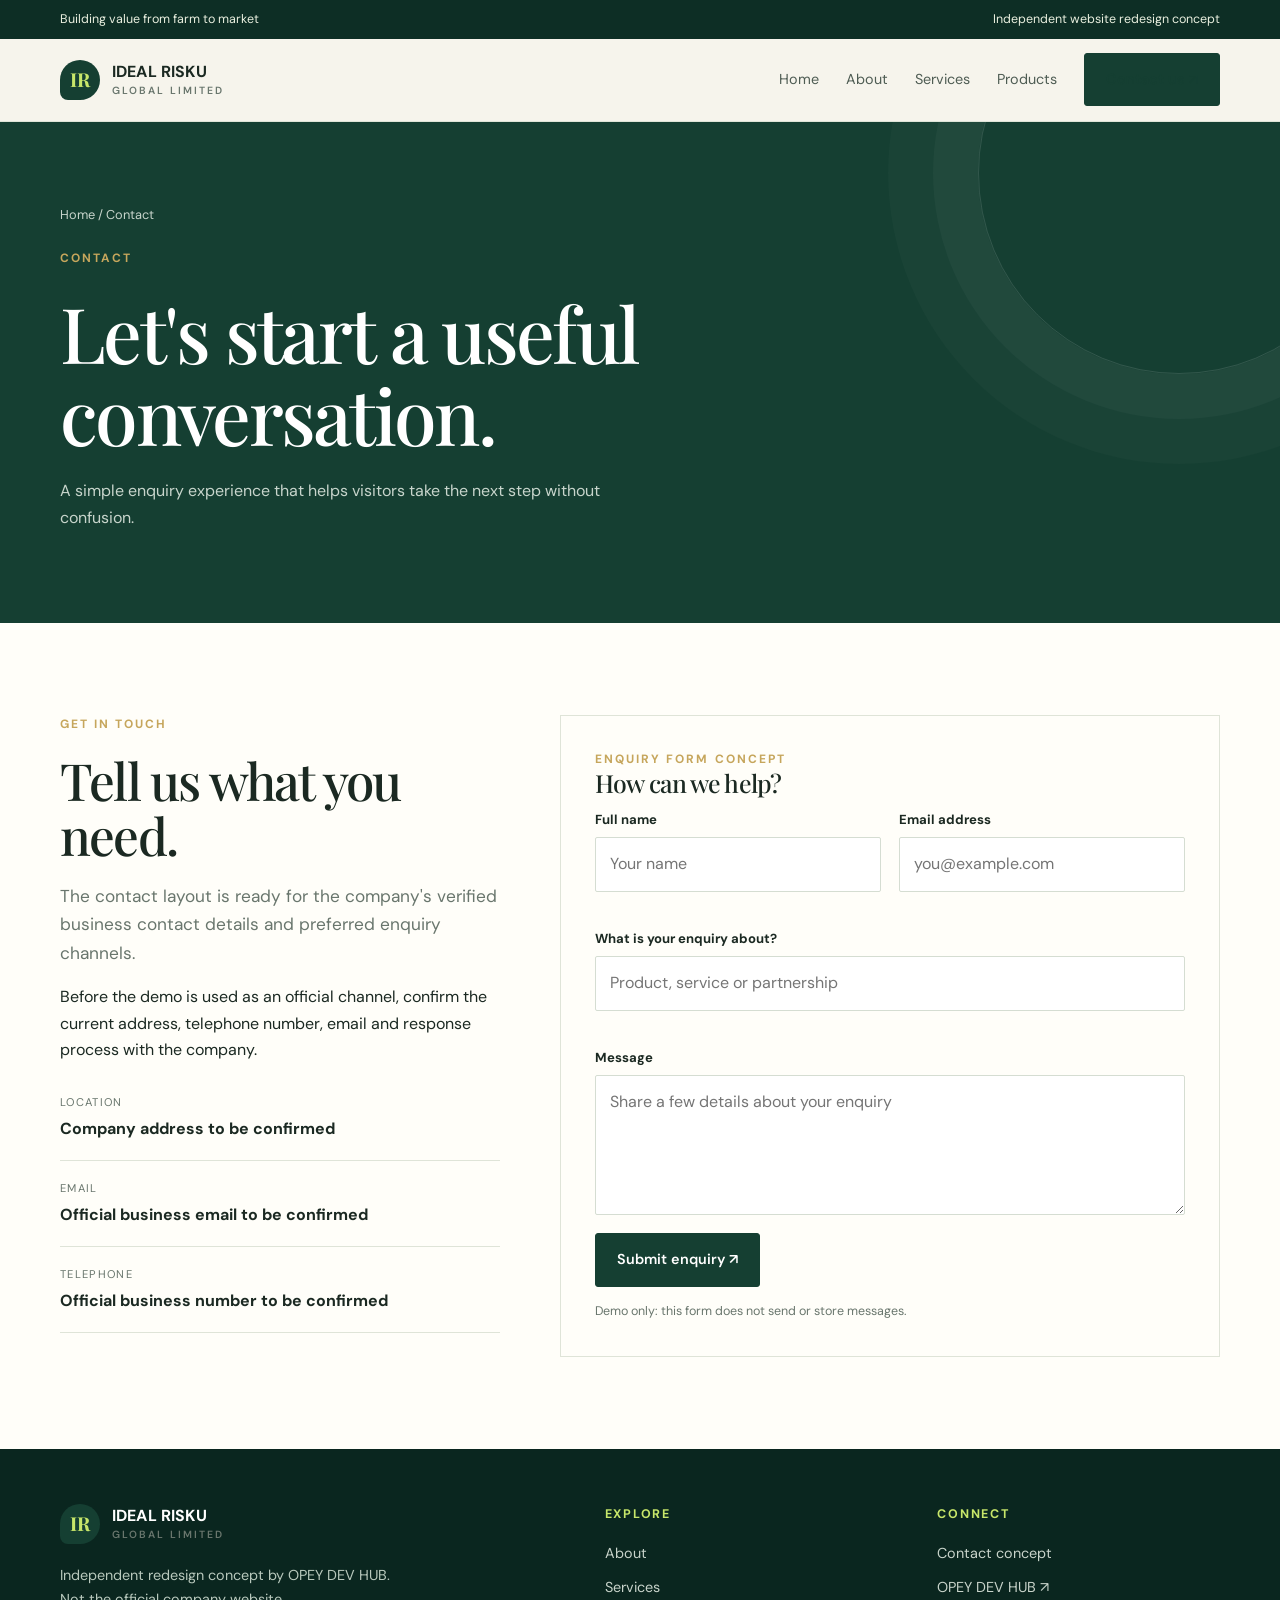
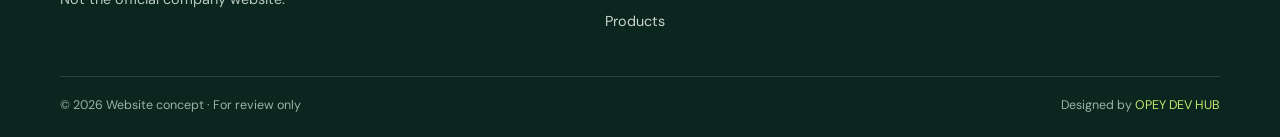
<file: contact.html>
<!doctype html><html lang="en"><head><meta charset="utf-8"><meta name="viewport" content="width=device-width,initial-scale=1"><meta name="description" content="Contact page concept for Ideal Risku Global Limited."><title>Contact | Ideal Risku Global Limited</title><link rel="stylesheet" href="style.css"><script src="script.js" defer></script></head><body><div class="topline"><div class="container"><span>Building value from farm to market</span><span>Independent website redesign concept</span></div></div><header class="nav-wrap"><nav class="nav container" aria-label="Main navigation"><a class="brand" href="index.html"><span class="brand-mark">IR</span><span>IDEAL RISKU<small>GLOBAL LIMITED</small></span></a><button class="menu-toggle" aria-expanded="false" aria-label="Open navigation">Menu ☰</button><div class="nav-links"><a href="index.html">Home</a><a href="about.html">About</a><a href="services.html">Services</a><a href="products.html">Products</a><a class="button active" href="contact.html">Contact us ↗</a></div></nav></header><main><section class="page-hero"><div class="container"><div class="breadcrumbs">Home / Contact</div><div class="section-kicker">Contact</div><h1>Let's start a useful conversation.</h1><p>A simple enquiry experience that helps visitors take the next step without confusion.</p></div></section><section class="section white"><div class="container contact-grid"><div class="reveal"><div class="section-kicker">Get in touch</div><h2>Tell us what you need.</h2><p class="lead">The contact layout is ready for the company's verified business contact details and preferred enquiry channels.</p><p>Before the demo is used as an official channel, confirm the current address, telephone number, email and response process with the company.</p><div class="contact-details"><div class="contact-item"><small>Location</small><strong>Company address to be confirmed</strong></div><div class="contact-item"><small>Email</small><strong>Official business email to be confirmed</strong></div><div class="contact-item"><small>Telephone</small><strong>Official business number to be confirmed</strong></div></div></div><form class="contact-form reveal" data-demo-form><div class="section-kicker">Enquiry form concept</div><h3>How can we help?</h3><div class="form-grid"><div class="field"><label for="name">Full name</label><input id="name" name="name" autocomplete="name" required placeholder="Your name"></div><div class="field"><label for="email">Email address</label><input id="email" name="email" type="email" autocomplete="email" required placeholder="you@example.com"></div><div class="field full"><label for="subject">What is your enquiry about?</label><input id="subject" name="subject" required placeholder="Product, service or partnership"></div><div class="field full"><label for="message">Message</label><textarea id="message" name="message" required placeholder="Share a few details about your enquiry"></textarea></div></div><button class="button" type="submit">Submit enquiry ↗</button><p class="form-note" data-form-message role="status">Demo only: this form does not send or store messages.</p></form></div></section></main><footer class="footer"><div class="container"><div class="footer-grid"><div><a class="brand" href="index.html"><span class="brand-mark">IR</span><span>IDEAL RISKU<small>GLOBAL LIMITED</small></span></a><p>Independent redesign concept by OPEY DEV HUB. Not the official company website.</p></div><div><h4>Explore</h4><div class="footer-links"><a href="about.html">About</a><a href="services.html">Services</a><a href="products.html">Products</a></div></div><div><h4>Connect</h4><div class="footer-links"><a href="contact.html">Contact concept</a><a href="https://opeydevhub-oss.github.io/opeydevhub/">OPEY DEV HUB ↗</a></div></div></div><div class="footer-bottom"><span>© <span data-year></span> Website concept · For review only</span><span>Designed by <a href="https://opeydevhub-oss.github.io/opeydevhub/">OPEY DEV HUB</a></span></div></div></footer></body></html>
</file>
<file: style.css>
@import url('https://fonts.googleapis.com/css2?family=DM+Sans:wght@400;500;600;700&family=Playfair+Display:wght@500;600;700&display=swap');
:root{--green:#153f32;--deep:#0d2e25;--lime:#c7e66a;--cream:#f6f4ec;--paper:#fffef9;--ink:#1b2922;--muted:#69766d;--line:#dfe4d8;--gold:#c6a65c;--serif:'Playfair Display',Georgia,serif;--sans:'DM Sans',Arial,sans-serif}
*{box-sizing:border-box}html{scroll-behavior:smooth;scroll-padding-top:90px}body{margin:0;background:var(--cream);color:var(--ink);font-family:var(--sans);line-height:1.65}a{color:inherit;text-decoration:none}img{display:block;width:100%;object-fit:cover}button,input,textarea{font:inherit}.container{width:min(1160px,calc(100% - 48px));margin:auto}.topline{background:var(--deep);color:#e9efdf;font-size:.78rem;padding:9px 0}.topline .container{display:flex;justify-content:space-between;gap:20px}.nav-wrap{position:sticky;top:0;z-index:10;background:#f6f4eced;backdrop-filter:blur(16px);border-bottom:1px solid #dfe4d8}.nav{min-height:82px;display:flex;align-items:center;justify-content:space-between;gap:24px}.brand{display:flex;align-items:center;gap:12px;font-weight:700;letter-spacing:.01em;line-height:1.1}.brand-mark{width:40px;height:40px;border-radius:50% 50% 50% 8px;background:var(--green);color:var(--lime);display:grid;place-items:center;font-family:var(--serif);font-size:1.2rem}.brand small{display:block;font-size:.65rem;letter-spacing:.19em;color:var(--muted);font-weight:600;margin-top:5px}.nav-links{display:flex;align-items:center;gap:27px;font-size:.9rem}.nav-links a:not(.button){color:#4e5c53;transition:color .2s}.nav-links a:hover,.nav-links a.active{color:var(--green)}.button{display:inline-flex;align-items:center;justify-content:center;gap:10px;background:var(--green);color:white;padding:14px 21px;border:1px solid var(--green);border-radius:3px;font-weight:600;font-size:.9rem;transition:transform .25s,background .25s,border-color .25s}.button:hover{transform:translateY(-3px);background:var(--deep)}.button.light{background:var(--lime);border-color:var(--lime);color:var(--deep)}.button.outline{background:transparent;color:var(--green);border-color:#b9c6b7}.menu-toggle{display:none;background:none;border:1px solid var(--line);padding:9px 12px;color:var(--green);border-radius:3px}.hero{padding:42px 0 76px}.hero-grid{display:grid;grid-template-columns:.88fr 1.12fr;gap:48px;align-items:center;min-height:555px}.eyebrow{display:flex;align-items:center;gap:10px;text-transform:uppercase;letter-spacing:.18em;font-size:.72rem;font-weight:700;color:#58725f}.eyebrow:before{content:'';width:30px;height:1px;background:var(--gold)}h1,h2,h3,p{margin-top:0}h1,h2,h3{font-family:var(--serif);font-weight:500;line-height:1.08;letter-spacing:-.035em}h1{font-size:clamp(3rem,5.6vw,5.6rem);margin:22px 0}h2{font-size:clamp(2.3rem,4vw,3.8rem);margin:18px 0}h3{font-size:1.55rem;margin-bottom:12px}.hero p,.lead{font-size:1.08rem;color:var(--muted);max-width:520px}.actions{display:flex;flex-wrap:wrap;gap:12px;margin-top:30px}.hero-visual{position:relative;min-height:510px}.hero-image{position:absolute;inset:0 0 22px 34px;width:calc(100% - 34px);height:calc(100% - 22px);border-radius:2px 2px 2px 110px;object-position:center;animation:reveal .9s both}.image-frame{position:absolute;inset:26px 28px 0 0;border:1px solid var(--gold);pointer-events:none}.floating-note{position:absolute;left:0;bottom:0;background:var(--lime);padding:20px 24px;max-width:230px;box-shadow:0 14px 40px #0d2e2517;animation:float 5s ease-in-out infinite}.floating-note strong{display:block;font-family:var(--serif);font-size:1.6rem;color:var(--deep)}.floating-note span{font-size:.78rem;color:#425441}.section{padding:92px 0}.section.white{background:var(--paper)}.section.green{background:var(--green);color:white}.section-head{display:flex;justify-content:space-between;align-items:end;gap:30px;margin-bottom:40px}.section-head p{max-width:450px;color:var(--muted);margin-bottom:4px}.green .section-head p{color:#c2d0c5}.section-kicker{color:var(--gold);font-size:.75rem;text-transform:uppercase;letter-spacing:.17em;font-weight:700}.intro-grid{display:grid;grid-template-columns:1fr 1fr;gap:70px;align-items:center}.intro-image{height:430px;border-radius:2px 90px 2px 2px}.intro-copy p{color:var(--muted)}.stat-row{display:flex;gap:32px;margin-top:30px;padding-top:24px;border-top:1px solid var(--line)}.stat strong{display:block;font-family:var(--serif);font-size:2rem;color:var(--green)}.stat span{font-size:.8rem;color:var(--muted)}.cards{display:grid;grid-template-columns:repeat(3,1fr);gap:20px}.service-card,.product-card{background:var(--paper);border:1px solid var(--line);transition:transform .25s,box-shadow .25s;overflow:hidden}.service-card:hover,.product-card:hover{transform:translateY(-6px);box-shadow:0 18px 40px #12382a12}.service-card img{height:220px}.card-body{padding:25px}.card-body p{color:var(--muted);font-size:.94rem}.text-link{display:inline-flex;gap:9px;align-items:center;font-weight:700;font-size:.88rem;color:var(--green);margin-top:8px}.text-link span{transition:transform .2s}.text-link:hover span{transform:translateX(4px)}.feature-band{display:grid;grid-template-columns:1fr 1fr;background:var(--deep);color:white;min-height:330px}.feature-band img{height:100%;min-height:330px}.feature-copy{padding:55px;align-self:center}.feature-copy p{color:#c4d0c7}.cta{background:var(--lime);padding:50px 0;color:var(--deep)}.cta-row{display:flex;justify-content:space-between;align-items:center;gap:28px}.cta h2{font-size:clamp(2rem,3vw,3rem);margin:0 0 8px}.cta p{margin:0;color:#4c624b}.cta .button{background:var(--deep);border-color:var(--deep)}.page-hero{padding:82px 0 76px;background:var(--green);color:white;position:relative;overflow:hidden}.page-hero:after{content:'';position:absolute;width:400px;height:400px;border:1px solid #ffffff20;border-radius:50%;right:-100px;top:-150px;box-shadow:0 0 0 45px #ffffff08,0 0 0 90px #ffffff05}.page-hero .container{position:relative;z-index:1}.page-hero h1{font-size:clamp(3rem,6vw,5rem);max-width:820px}.page-hero p{max-width:600px;color:#c8d5cc}.breadcrumbs{font-size:.8rem;color:#c8d5cc;margin-bottom:24px}.about-split{display:grid;grid-template-columns:.9fr 1.1fr;gap:60px;align-items:center}.about-split img{height:470px}.values{display:grid;grid-template-columns:repeat(2,1fr);gap:16px}.value{padding:24px;border:1px solid var(--line);background:var(--paper)}.value .number{color:var(--gold);font-size:.8rem;font-weight:700;letter-spacing:.1em}.value h3{margin:14px 0 8px}.value p{font-size:.9rem;color:var(--muted);margin:0}.product-card img{height:245px}.product-label{display:inline-block;font-size:.7rem;text-transform:uppercase;letter-spacing:.12em;color:#58725f;font-weight:700;margin-bottom:10px}.contact-grid{display:grid;grid-template-columns:.8fr 1.2fr;gap:60px}.contact-details{display:grid;gap:18px;margin-top:30px}.contact-item{padding-bottom:18px;border-bottom:1px solid var(--line)}.contact-item small{display:block;color:var(--muted);text-transform:uppercase;letter-spacing:.12em;font-size:.7rem;margin-bottom:4px}.contact-form{padding:34px;background:var(--paper);border:1px solid var(--line)}.form-grid{display:grid;grid-template-columns:1fr 1fr;gap:18px}.field{display:grid;gap:7px;margin-bottom:18px}.field.full{grid-column:1/-1}.field label{font-size:.82rem;font-weight:700}.field input,.field textarea{width:100%;border:1px solid #d5ddd2;background:#fff;padding:13px 14px;outline:none;border-radius:2px}.field input:focus,.field textarea:focus{border-color:var(--green);box-shadow:0 0 0 3px #153f3212}.field textarea{min-height:140px;resize:vertical}.form-note{font-size:.78rem;color:var(--muted);margin:14px 0 0}.footer{background:#0a261f;color:white;padding:55px 0 22px}.footer-grid{display:grid;grid-template-columns:1.4fr .8fr .8fr;gap:50px;padding-bottom:42px}.footer .brand{color:white}.footer p{color:#b9c9bd;max-width:330px;font-size:.9rem;margin-top:20px}.footer h4{font-size:.78rem;text-transform:uppercase;letter-spacing:.14em;color:var(--lime);margin:0 0 18px}.footer-links{display:grid;gap:10px;color:#c9d4cb;font-size:.9rem}.footer-links a:hover{color:var(--lime)}.footer-bottom{display:flex;justify-content:space-between;gap:20px;border-top:1px solid #ffffff20;padding-top:18px;color:#9eb1a4;font-size:.78rem}.footer-bottom a{color:var(--lime)}.reveal{opacity:0;transform:translateY(24px);transition:opacity .75s ease,transform .75s ease}.reveal.visible{opacity:1;transform:translateY(0)}@keyframes reveal{from{opacity:0;clip-path:inset(0 0 100% 0)}to{opacity:1;clip-path:inset(0 0 0 0)}}@keyframes float{0%,100%{transform:translateY(0)}50%{transform:translateY(-8px)}}@media(max-width:850px){.nav{min-height:72px}.menu-toggle{display:block}.nav-links{display:none;position:absolute;left:0;right:0;top:100%;padding:18px 24px 24px;background:var(--cream);border-bottom:1px solid var(--line);flex-direction:column;align-items:stretch;gap:18px}.nav-links.open{display:flex}.nav-links .button{width:100%}.hero-grid,.intro-grid,.about-split,.contact-grid{grid-template-columns:1fr}.hero-grid{gap:30px}.hero-visual{min-height:430px}.hero{padding-top:30px}.section{padding:70px 0}.cards{grid-template-columns:repeat(2,1fr)}.feature-band{grid-template-columns:1fr}.feature-band img{max-height:320px}.feature-copy{padding:35px}.section-head{align-items:start;flex-direction:column}.footer-grid{grid-template-columns:1fr 1fr}.footer-grid>div:first-child{grid-column:1/-1}.about-split img{height:360px}}@media(max-width:560px){.container{width:min(100% - 32px,1160px)}.topline .container{font-size:.7rem}.topline .container span:last-child{display:none}h1{font-size:clamp(2.8rem,13vw,4rem)}.hero-visual{min-height:350px}.hero-image{left:18px;width:calc(100% - 18px);border-bottom-left-radius:70px}.image-frame{inset:17px 16px 0 0}.floating-note{padding:14px 17px;max-width:190px}.section{padding:58px 0}.cards,.values,.form-grid{grid-template-columns:1fr}.intro-image{height:300px}.stat-row{gap:18px;flex-wrap:wrap}.product-card img,.service-card img{height:210px}.cta-row{align-items:flex-start;flex-direction:column}.footer-grid{grid-template-columns:1fr;gap:30px}.footer-grid>div:first-child{grid-column:auto}.footer-bottom{flex-direction:column}.contact-form{padding:22px}.page-hero{padding:60px 0}.page-hero h1{font-size:3rem}}@media(prefers-reduced-motion:reduce){*,*::before,*::after{scroll-behavior:auto!important;animation-duration:.01ms!important;transition-duration:.01ms!important}.reveal{opacity:1;transform:none}}
</file>
